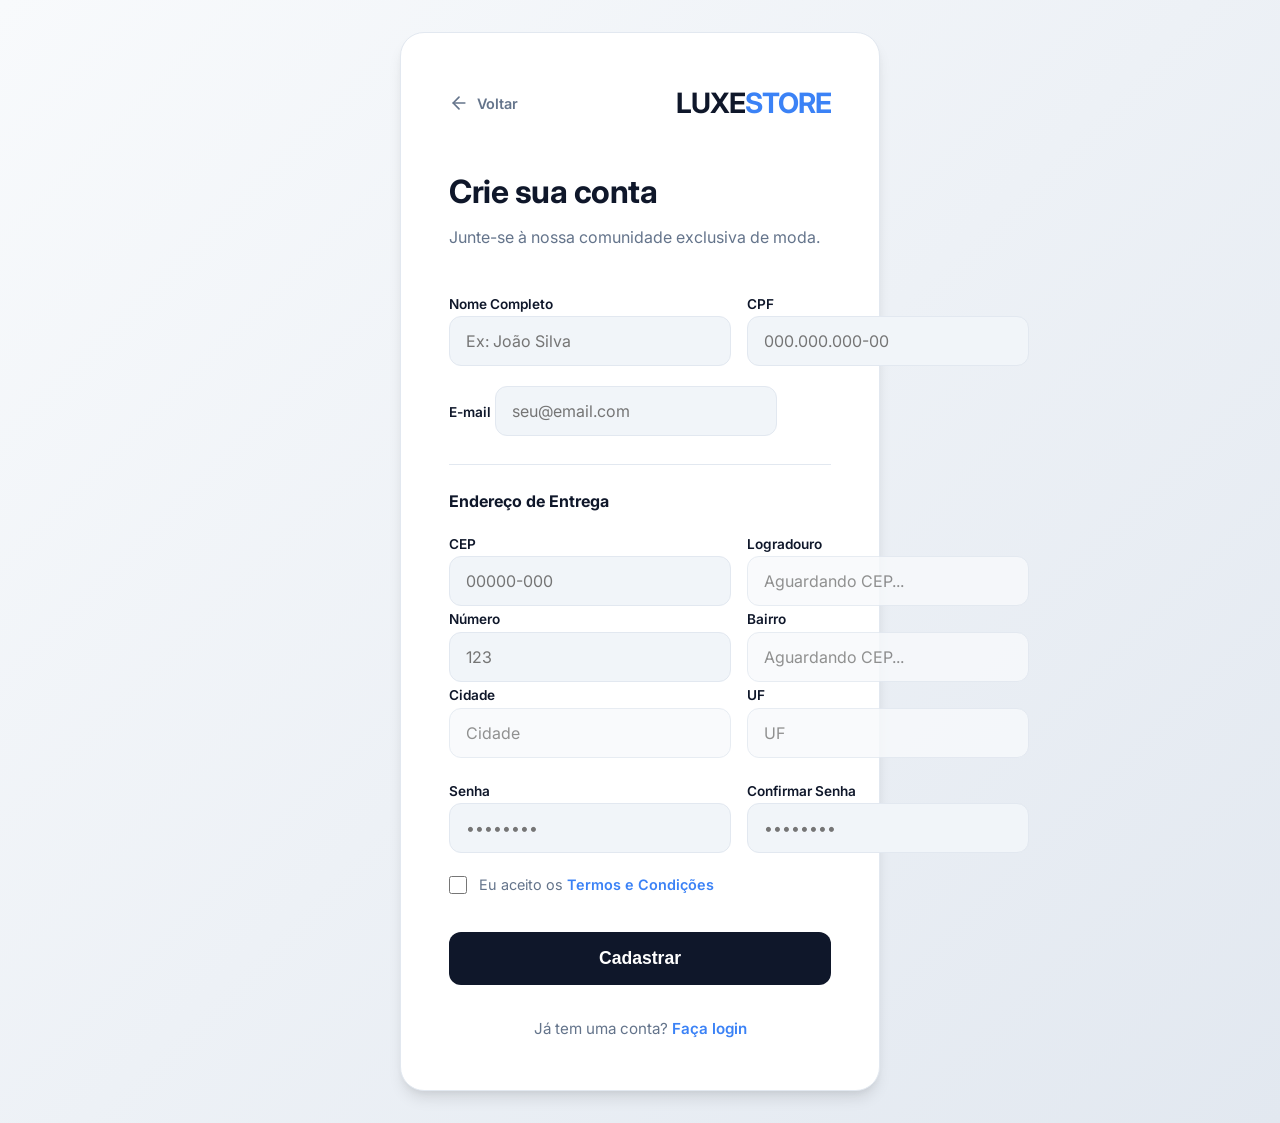
<file: cadastro.html>
<!DOCTYPE html>
<html lang="pt-BR">

<head>
    <meta charset="UTF-8">
    <meta name="viewport" content="width=device-width, initial-scale=1.0">
    <title>Cadastro | LuxeStore</title>
    <link rel="preconnect" href="https://fonts.googleapis.com">
    <link rel="preconnect" href="https://fonts.gstatic.com" crossorigin>
    <link href="https://fonts.googleapis.com/css2?family=Inter:wght@300;400;600;700&display=swap" rel="stylesheet">
    <link rel="stylesheet" href="css/style.css">
    <link rel="stylesheet" href="css/auth.css">
</head>

<body>
    <div class="auth-container">
        <div class="auth-card">
            <div class="auth-header">
                <a href="index.html" class="back-link">
                    <svg xmlns="http://www.w3.org/2000/svg" width="20" height="20" viewBox="0 0 24 24" fill="none"
                        stroke="currentColor" stroke-width="2" stroke-linecap="round" stroke-linejoin="round">
                        <line x1="19" y1="12" x2="5" y2="12"></line>
                        <polyline points="12 19 5 12 12 5"></polyline>
                    </svg>
                    Voltar
                </a>
                <div class="logo">LUXE<span>STORE</span></div>
            </div>

            <h2>Crie sua conta</h2>
            <p class="auth-subtitle">Junte-se à nossa comunidade exclusiva de moda.</p>

            <form id="signup-form" class="auth-form">
                <div class="form-row">
                    <div class="form-group">
                        <label for="name">Nome Completo</label>
                        <input type="text" id="name" placeholder="Ex: João Silva" required>
                    </div>

                    <div class="form-group">
                        <label for="cpf">CPF</label>
                        <input type="text" id="cpf" placeholder="000.000.000-00" maxlength="14" required>
                    </div>
                </div>

                <div class="form-group">
                    <label for="email">E-mail</label>
                    <input type="email" id="email" placeholder="seu@email.com" required>
                </div>

                <div class="address-section">
                    <h3>Endereço de Entrega</h3>
                    <div class="form-row">
                        <div class="form-group">
                            <label for="cep">CEP</label>
                            <input type="text" id="cep" placeholder="00000-000" maxlength="9" required>
                        </div>
                        <div class="form-group">
                            <label for="logradouro">Logradouro</label>
                            <input type="text" id="logradouro" placeholder="Aguardando CEP..." readonly>
                        </div>
                    </div>

                    <div class="form-row">
                        <div class="form-group">
                            <label for="numero">Número</label>
                            <input type="text" id="numero" placeholder="123" required>
                        </div>
                        <div class="form-group">
                            <label for="bairro">Bairro</label>
                            <input type="text" id="bairro" placeholder="Aguardando CEP..." readonly>
                        </div>
                    </div>

                    <div class="form-row">
                        <div class="form-group">
                            <label for="cidade">Cidade</label>
                            <input type="text" id="cidade" placeholder="Cidade" readonly>
                        </div>
                        <div class="form-group">
                            <label for="uf">UF</label>
                            <input type="text" id="uf" placeholder="UF" maxlength="2" readonly>
                        </div>
                    </div>
                </div>

                <div class="form-row">
                    <div class="form-group">
                        <label for="password">Senha</label>
                        <input type="password" id="password" placeholder="••••••••" required>
                    </div>

                    <div class="form-group">
                        <label for="confirm-password">Confirmar Senha</label>
                        <input type="password" id="confirm-password" placeholder="••••••••" required>
                    </div>
                </div>

                <div class="form-check">
                    <input type="checkbox" id="terms" required>
                    <label for="terms">Eu aceito os <a href="#">Termos e Condições</a></label>
                </div>

                <button type="submit" class="auth-button">Cadastrar</button>
            </form>

            <div class="auth-footer">
                Já tem uma conta? <a href="#">Faça login</a>
            </div>
        </div>
    </div>

    <script src="js/auth.js"></script>
</body>

</html>
</file>
<file: css/style.css>
/* Variáveis de cor e estrutura (Design System simples) */
:root {
    --primary-color: #0f172a;
    --secondary-color: #3b82f6;
    --accent-color: #10b981;
    --bg-color: #f8fafc;
    --text-color: #1e293b;
    --gray-light: #e2e8f0;
    --gray-dark: #64748b;
    --white: #ffffff;
    --shadow-sm: 0 1px 2px 0 rgba(0, 0, 0, 0.05);
    --shadow-md: 0 4px 6px -1px rgba(0, 0, 0, 0.1), 0 2px 4px -1px rgba(0, 0, 0, 0.06);
    --shadow-lg: 0 10px 15px -3px rgba(0, 0, 0, 0.1), 0 4px 6px -2px rgba(0, 0, 0, 0.05);
    --transition: all 0.3s cubic-bezier(0.4, 0, 0.2, 1);
}

* {
    margin: 0;
    padding: 0;
    box-sizing: border-box;
}

html {
    scroll-behavior: smooth;
}

body {
    font-family: 'Inter', sans-serif;
    background-color: var(--bg-color);
    color: var(--text-color);
    line-height: 1.6;
}

/* Navbar */
.navbar {
    display: flex;
    justify-content: space-between;
    align-items: center;
    padding: 1.25rem 5%;
    background-color: rgba(255, 255, 255, 0.85);
    backdrop-filter: blur(12px);
    -webkit-backdrop-filter: blur(12px);
    position: fixed;
    width: 100%;
    top: 0;
    z-index: 1000;
    box-shadow: var(--shadow-sm);
    transition: var(--transition);
}

.logo {
    font-size: 1.75rem;
    font-weight: 700;
    color: var(--primary-color);
    letter-spacing: -1px;
}

.logo span {
    color: var(--secondary-color);
}

.nav-links {
    display: flex;
    list-style: none;
    gap: 2.5rem;
}

.nav-links a {
    text-decoration: none;
    color: var(--gray-dark);
    font-weight: 600;
    transition: var(--transition);
}

.nav-links a:hover {
    color: var(--secondary-color);
}

.cart-icon {
    display: flex;
    align-items: center;
    cursor: pointer;
    position: relative;
    user-select: none;
    color: var(--primary-color);
    transition: var(--transition);
}

.cart-icon:hover {
    color: var(--secondary-color);
}

#cart-count {
    position: absolute;
    top: -8px;
    right: -10px;
    background-color: var(--secondary-color);
    color: var(--white);
    font-size: 0.75rem;
    font-weight: 700;
    border-radius: 50%;
    width: 20px;
    height: 20px;
    display: flex;
    align-items: center;
    justify-content: center;
    box-shadow: 0 0 0 2px var(--white);
}

/* Hero Section */
.hero {
    height: 100vh;
    display: flex;
    align-items: center;
    justify-content: center;
    text-align: center;
    background: linear-gradient(135deg, #fdfbfb 0%, #ebedee 100%);
    padding: 0 1rem;
    position: relative;
    overflow: hidden;
}

/* Elementos decorativos no background */
.hero::before {
    content: '';
    position: absolute;
    width: 600px;
    height: 600px;
    background: radial-gradient(circle, rgba(59, 130, 246, 0.15) 0%, rgba(255, 255, 255, 0) 70%);
    top: -100px;
    right: -100px;
    border-radius: 50%;
}

.hero::after {
    content: '';
    position: absolute;
    width: 400px;
    height: 400px;
    background: radial-gradient(circle, rgba(16, 185, 129, 0.1) 0%, rgba(255, 255, 255, 0) 70%);
    bottom: -50px;
    left: -100px;
    border-radius: 50%;
}

.hero-content {
    max-width: 800px;
    z-index: 1;
}

.hero h1 {
    font-size: 4.5rem;
    font-weight: 700;
    color: var(--primary-color);
    margin-bottom: 1.5rem;
    line-height: 1.1;
    letter-spacing: -2px;
}

.hero p {
    font-size: 1.25rem;
    color: var(--gray-dark);
    margin-bottom: 2.5rem;
    max-width: 600px;
    margin-inline: auto;
}

.hero-buttons {
    display: flex;
    gap: 1.5rem;
    justify-content: center;
}

.cta-button {
    background-color: var(--primary-color);
    color: var(--white);
    border: none;
    padding: 1rem 2.5rem;
    font-size: 1.125rem;
    font-weight: 600;
    border-radius: 50px;
    cursor: pointer;
    transition: var(--transition);
    box-shadow: var(--shadow-md);
    text-decoration: none;
    display: inline-block;
}

.cta-button.secondary {
    background-color: var(--white);
    color: var(--primary-color);
    border: 2px solid var(--primary-color);
}

.cta-button:hover {
    background-color: var(--secondary-color);
    color: var(--white);
    transform: translateY(-3px);
    box-shadow: var(--shadow-lg);
}

/* Products Section */
main {
    padding: 5rem 5%;
}

.products {
    margin-bottom: 6rem;
}

.section-title {
    text-align: center;
    margin-bottom: 3.5rem;
}

.section-title h2 {
    font-size: 2.5rem;
    color: var(--primary-color);
    font-weight: 700;
    letter-spacing: -1px;
}

.title-underline {
    width: 80px;
    height: 4px;
    background-color: var(--secondary-color);
    margin: 1rem auto 0;
    border-radius: 2px;
}

.product-grid {
    display: grid;
    grid-template-columns: repeat(auto-fill, minmax(300px, 1fr));
    gap: 2.5rem;
}

.product-card {
    background-color: var(--white);
    border-radius: 20px;
    overflow: hidden;
    box-shadow: var(--shadow-sm);
    transition: var(--transition);
    position: relative;
    border: 1px solid var(--gray-light);
    display: flex;
    flex-direction: column;
}

.product-card:hover {
    transform: translateY(-8px);
    box-shadow: var(--shadow-lg);
}

.product-image-container {
    width: 100%;
    height: 280px;
    background-color: #f1f5f9;
    padding: 3rem;
    display: flex;
    align-items: center;
    justify-content: center;
    overflow: hidden;
}

.product-image {
    width: 100%;
    height: 100%;
    object-fit: cover;
    transition: transform 0.5s ease;
}

.product-card:hover .product-image {
    transform: scale(1.1) rotate(-2deg);
}

.product-info {
    padding: 2rem;
    background: var(--white);
    flex: 1;
    display: flex;
    flex-direction: column;
}

.product-category {
    font-size: 0.75rem;
    text-transform: uppercase;
    color: var(--gray-dark);
    font-weight: 700;
    letter-spacing: 1.5px;
    margin-bottom: 0.5rem;
}

.product-title {
    font-size: 1.25rem;
    font-weight: 600;
    color: var(--primary-color);
    margin-bottom: 1rem;
    flex: 1;
    /* Faz o título ocupar espaço para alinhar os preços no rodapé */
}

.product-price {
    font-size: 1.75rem;
    font-weight: 700;
    color: var(--primary-color);
    margin-bottom: 1.5rem;
    display: flex;
    align-items: center;
    gap: 0.5rem;
}

.product-price::before {
    content: "R$";
    font-size: 1rem;
    font-weight: 600;
    color: var(--gray-dark);
}

.add-to-cart {
    width: 100%;
    background-color: var(--white);
    color: var(--primary-color);
    border: 2px solid var(--gray-light);
    padding: 0.875rem;
    font-size: 1rem;
    font-weight: 600;
    border-radius: 12px;
    cursor: pointer;
    transition: var(--transition);
    display: flex;
    align-items: center;
    justify-content: center;
    gap: 0.5rem;
}

.product-card:hover .add-to-cart {
    background-color: var(--primary-color);
    color: var(--white);
    border-color: var(--primary-color);
}

.add-to-cart:active {
    transform: scale(0.98);
}

/* Footer */
footer {
    background-color: var(--primary-color);
    color: var(--gray-dark);
    text-align: center;
    padding: 4rem 1rem;
    font-size: 0.95rem;
}

/* Cart Overlay */
.cart-overlay {
    position: fixed;
    top: 0;
    left: 0;
    width: 100%;
    height: 100%;
    background-color: rgba(15, 23, 42, 0.6);
    backdrop-filter: blur(4px);
    z-index: 2000;
    opacity: 0;
    visibility: hidden;
    transition: var(--transition);
}

.cart-overlay.active {
    opacity: 1;
    visibility: visible;
}

.cart-sidebar {
    position: absolute;
    top: 0;
    right: -450px;
    width: 100%;
    max-width: 450px;
    height: 100%;
    background-color: var(--white);
    box-shadow: -10px 0 30px rgba(0, 0, 0, 0.15);
    display: flex;
    flex-direction: column;
    transition: right 0.4s cubic-bezier(0.4, 0, 0.2, 1);
}

.cart-overlay.active .cart-sidebar {
    right: 0;
}

.cart-header {
    padding: 2rem;
    border-bottom: 1px solid var(--gray-light);
    display: flex;
    justify-content: space-between;
    align-items: center;
}

.cart-header h3 {
    font-size: 1.5rem;
    font-weight: 700;
    color: var(--primary-color);
    letter-spacing: -0.5px;
}

.close-cart {
    background: none;
    border: none;
    width: 40px;
    height: 40px;
    border-radius: 50%;
    display: flex;
    align-items: center;
    justify-content: center;
    font-size: 1.5rem;
    cursor: pointer;
    color: var(--gray-dark);
    transition: var(--transition);
    background-color: var(--gray-light);
}

.close-cart:hover {
    background-color: #ef4444;
    color: var(--white);
    transform: rotate(90deg);
}

.cart-items {
    flex: 1;
    overflow-y: auto;
    padding: 2rem;
    display: flex;
    flex-direction: column;
    gap: 1.5rem;
}

.cart-item {
    display: flex;
    gap: 1.5rem;
    align-items: center;
    padding-bottom: 1.5rem;
    border-bottom: 1px solid var(--gray-light);
}

.cart-item:last-child {
    border-bottom: none;
}

.cart-item-img-container {
    width: 90px;
    height: 90px;
    background-color: #f1f5f9;
    border-radius: 12px;
    padding: 1rem;
    display: flex;
    align-items: center;
    justify-content: center;
}

.cart-item-img-container img {
    width: 100%;
    height: 100%;
    object-fit: cover;
}

.cart-item-info {
    flex: 1;
}

.cart-item-title {
    font-weight: 600;
    color: var(--primary-color);
    margin-bottom: 0.5rem;
    font-size: 1.05rem;
    line-height: 1.3;
}

.cart-item-price {
    color: var(--primary-color);
    font-weight: 700;
    font-size: 1.1rem;
}

.remove-item {
    color: var(--gray-dark);
    font-size: 0.85rem;
    font-weight: 600;
    cursor: pointer;
    background: none;
    border: none;
    margin-top: 0.5rem;
    transition: var(--transition);
}

.remove-item:hover {
    color: #ef4444;
    text-decoration: underline;
}

.cart-footer {
    padding: 2rem;
    border-top: 1px solid var(--gray-light);
    background-color: var(--white);
    box-shadow: 0 -4px 6px -1px rgba(0, 0, 0, 0.05);
}

.cart-total {
    font-size: 1.25rem;
    color: var(--gray-dark);
    display: flex;
    justify-content: space-between;
    align-items: center;
    margin-bottom: 1.5rem;
}

.cart-total span {
    font-size: 1.75rem;
    font-weight: 700;
    color: var(--primary-color);
}

.checkout-button {
    width: 100%;
    background-color: var(--primary-color);
    color: var(--white);
    border: none;
    padding: 1.25rem;
    font-size: 1.125rem;
    font-weight: 600;
    border-radius: 14px;
    cursor: pointer;
    transition: var(--transition);
}

.checkout-button:hover {
    background-color: var(--secondary-color);
    transform: translateY(-2px);
    box-shadow: var(--shadow-md);
}

.checkout-button:active {
    transform: translateY(0);
}

/* Responsividade */
@media (max-width: 768px) {
    .nav-links {
        display: none;
    }

    .hero h1 {
        font-size: 3rem;
    }

    .hero p {
        font-size: 1.1rem;
    }

    .cart-sidebar {
        max-width: 100%;
        right: -100%;
    }
}
</file>
<file: css/auth.css>
.auth-container {
    min-height: 100vh;
    display: flex;
    align-items: center;
    justify-content: center;
    background: linear-gradient(135deg, #f8fafc 0%, #e2e8f0 100%);
    padding: 2rem;
}

.auth-card {
    background: var(--white);
    width: 100%;
    max-width: 480px;
    padding: 3rem;
    border-radius: 24px;
    box-shadow: var(--shadow-lg);
    border: 1px solid var(--gray-light);
}

.auth-header {
    display: flex;
    justify-content: space-between;
    align-items: center;
    margin-bottom: 2.5rem;
}

.back-link {
    display: flex;
    align-items: center;
    gap: 0.5rem;
    text-decoration: none;
    color: var(--gray-dark);
    font-weight: 600;
    font-size: 0.9rem;
    transition: var(--transition);
}

.back-link:hover {
    color: var(--secondary-color);
}

.auth-card h2 {
    font-size: 2rem;
    color: var(--primary-color);
    font-weight: 700;
    margin-bottom: 0.5rem;
    letter-spacing: -0.5px;
}

.auth-subtitle {
    color: var(--gray-dark);
    margin-bottom: 2.5rem;
}

.auth-form {
    display: flex;
    flex-direction: column;
    gap: 1.25rem;
}

.form-row {
    display: flex;
    gap: 1rem;
}

.form-row .form-group {
    flex: 1;
}

.form-row .flex-2 {
    flex: 2;
}

.address-section {
    border-top: 1px solid var(--gray-light);
    padding-top: 1.5rem;
    margin-top: 0.5rem;
}

.address-section h3 {
    font-size: 1rem;
    font-weight: 700;
    color: var(--primary-color);
    margin-bottom: 1rem;
}

.form-group input[readonly] {
    background-color: #f8fafc;
    cursor: not-allowed;
    opacity: 0.8;
}

.form-group label {
    font-size: 0.85rem;
    font-weight: 600;
    color: var(--primary-color);
}

.form-group input {
    padding: 0.875rem 1rem;
    border-radius: 12px;
    border: 1px solid var(--gray-light);
    background-color: #f1f5f9;
    font-family: inherit;
    font-size: 1rem;
    transition: var(--transition);
}

.form-group input:focus {
    outline: none;
    border-color: var(--secondary-color);
    background-color: var(--white);
    box-shadow: 0 0 0 4px rgba(59, 130, 246, 0.1);
}

.form-check {
    display: flex;
    align-items: center;
    gap: 0.75rem;
    font-size: 0.9rem;
    color: var(--gray-dark);
}

.form-check input {
    width: 18px;
    height: 18px;
    cursor: pointer;
}

.form-check a {
    color: var(--secondary-color);
    text-decoration: none;
    font-weight: 600;
}

.auth-button {
    background-color: var(--primary-color);
    color: var(--white);
    border: none;
    padding: 1rem;
    border-radius: 12px;
    font-size: 1.1rem;
    font-weight: 600;
    cursor: pointer;
    transition: var(--transition);
    margin-top: 1rem;
}

.auth-button:hover {
    background-color: var(--secondary-color);
    transform: translateY(-2px);
    box-shadow: var(--shadow-md);
}

.auth-footer {
    margin-top: 2rem;
    text-align: center;
    font-size: 0.95rem;
    color: var(--gray-dark);
}

.auth-footer a {
    color: var(--secondary-color);
    text-decoration: none;
    font-weight: 600;
}

.auth-footer a:hover {
    text-decoration: underline;
}

@media (max-width: 480px) {
    .auth-card {
        padding: 2rem;
    }
}
</file>
